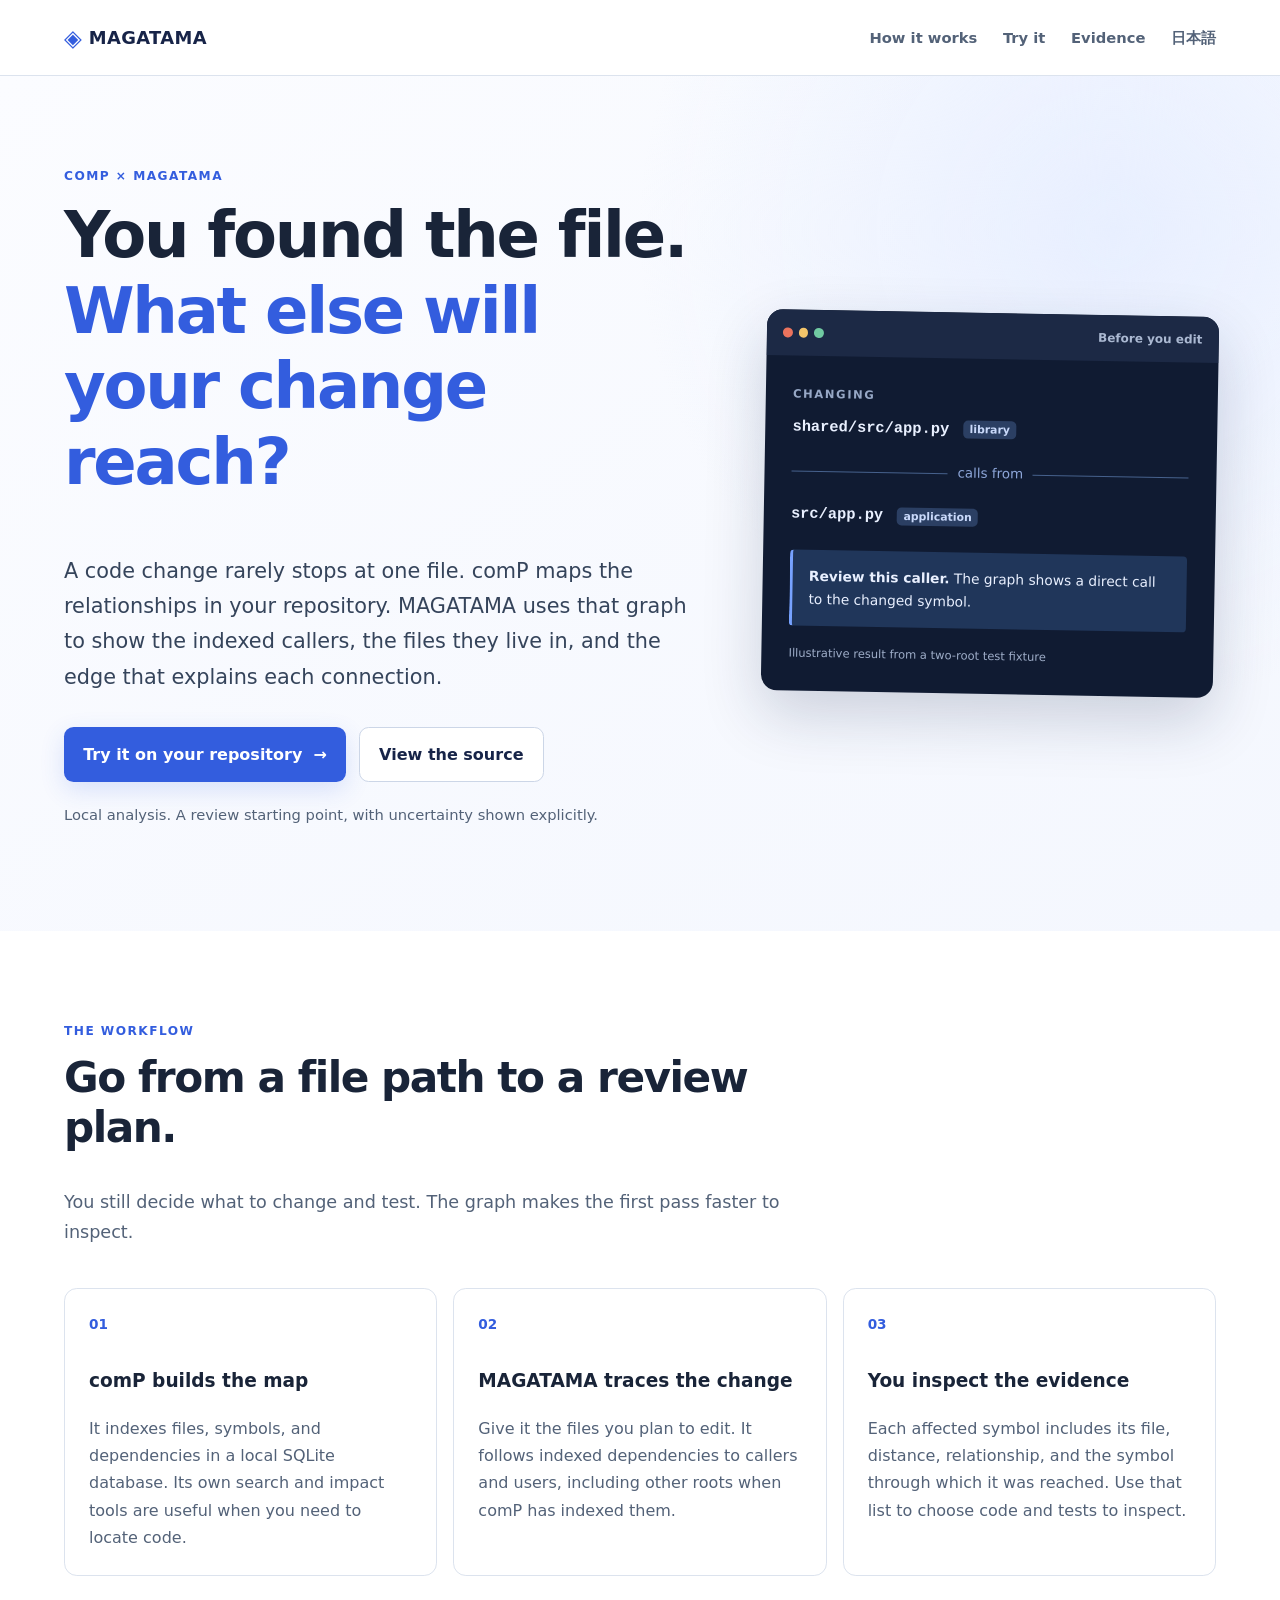
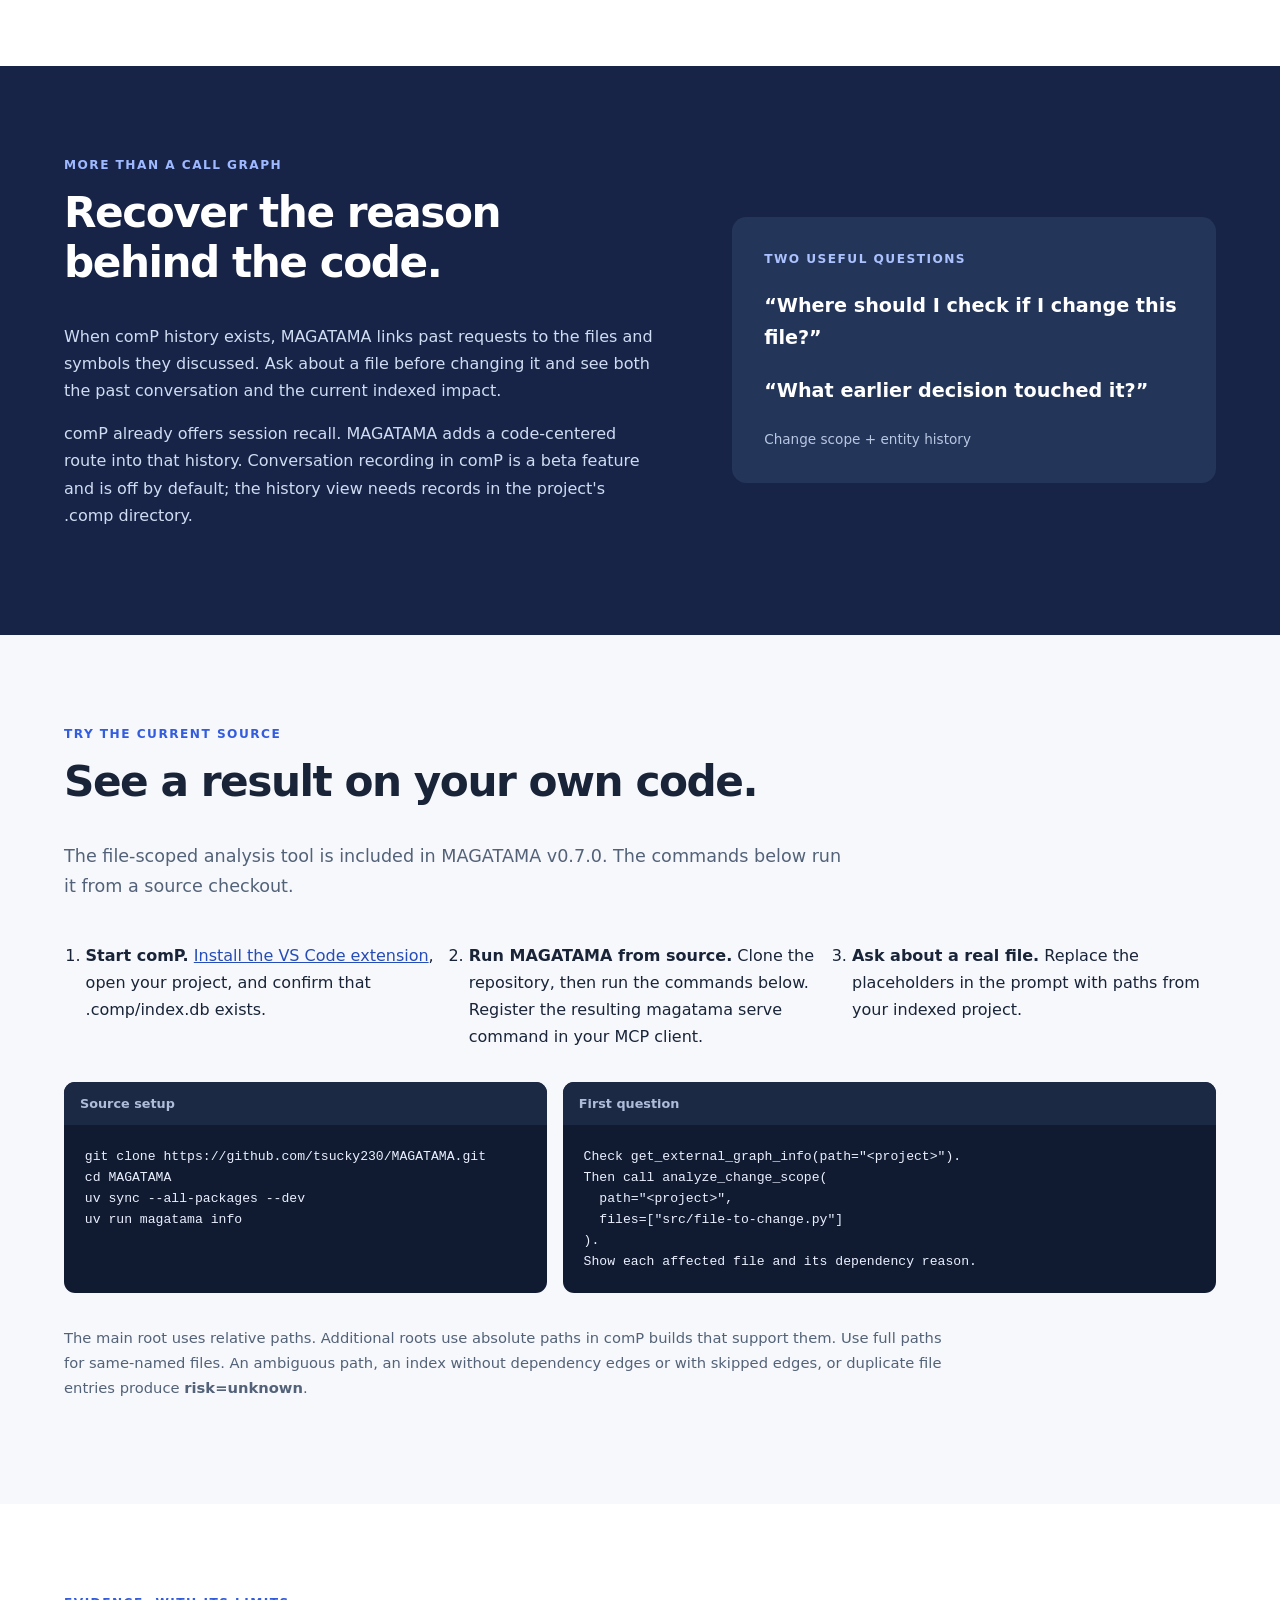
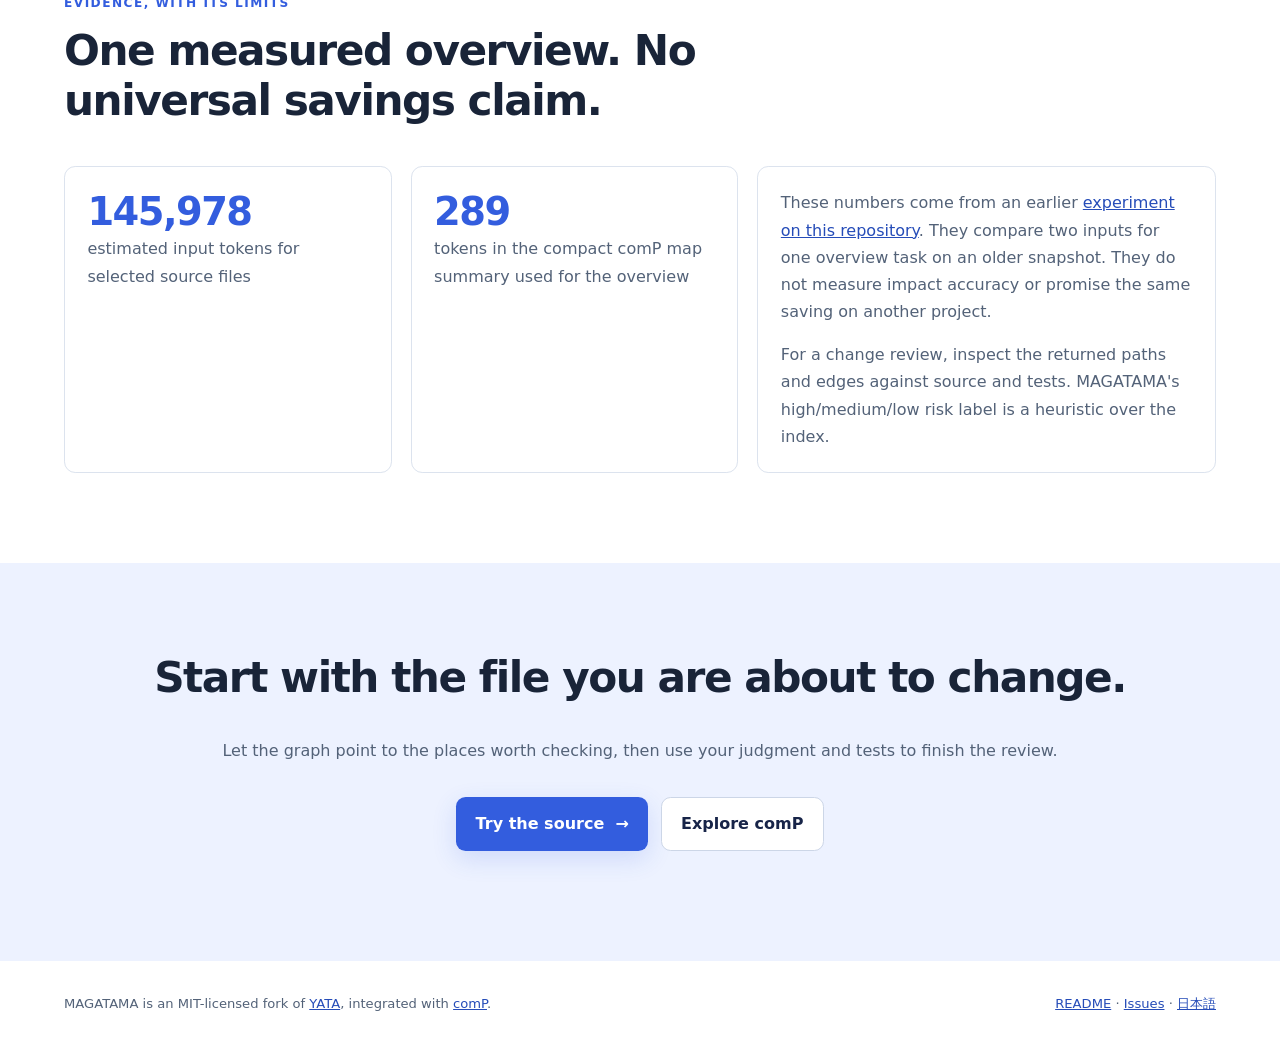
<file: docs/index.html>
<!doctype html>
<html lang="en">
<head>
  <meta charset="utf-8">
  <meta name="viewport" content="width=device-width, initial-scale=1">
  <meta name="description" content="Use comP's code graph with MAGATAMA to see where a file change may reach, why it matters, and what to inspect next.">
  <title>MAGATAMA — Know where a code change reaches</title>
  <link rel="stylesheet" href="site.css">
</head>
<body>
  <a class="skip" href="#main">Skip to content</a>
  <header class="site-header">
    <a class="brand" href="index.html" aria-label="MAGATAMA home"><span class="brand-mark">◈</span> MAGATAMA</a>
    <nav aria-label="Main navigation">
      <a href="#how">How it works</a>
      <a href="#try">Try it</a>
      <a href="#evidence">Evidence</a>
      <a href="index_ja.html" lang="ja">日本語</a>
    </nav>
  </header>

  <main id="main">
    <section class="hero">
      <div class="hero-copy">
        <p class="eyebrow">comP × MAGATAMA</p>
        <h1>You found the file.<br><span>What else will your change reach?</span></h1>
        <p class="lead">A code change rarely stops at one file. comP maps the relationships in your repository. MAGATAMA uses that graph to show the indexed callers, the files they live in, and the edge that explains each connection.</p>
        <div class="actions">
          <a class="button primary" href="#try">Try it on your repository <span aria-hidden="true">→</span></a>
          <a class="button secondary" href="https://github.com/tsucky230/MAGATAMA">View the source</a>
        </div>
        <p class="quiet">Local analysis. A review starting point, with uncertainty shown explicitly.</p>
      </div>
      <div class="hero-visual" aria-label="Example change scope result">
        <div class="terminal-bar"><span></span><span></span><span></span><strong>Before you edit</strong></div>
        <div class="terminal-content">
          <p class="terminal-label">Changing</p>
          <p class="path">shared/src/app.py <span class="tag">library</span></p>
          <div class="connector"><span></span> calls from <span></span></div>
          <p class="path">src/app.py <span class="tag">application</span></p>
          <div class="result-note"><strong>Review this caller.</strong> The graph shows a direct call to the changed symbol.</div>
        </div>
        <p class="visual-caption">Illustrative result from a two-root test fixture</p>
      </div>
    </section>

    <section class="section" id="how">
      <div class="section-heading">
        <p class="eyebrow">The workflow</p>
        <h2>Go from a file path to a review plan.</h2>
        <p>You still decide what to change and test. The graph makes the first pass faster to inspect.</p>
      </div>
      <div class="steps">
        <article class="step"><span class="step-number">01</span><h3>comP builds the map</h3><p>It indexes files, symbols, and dependencies in a local SQLite database. Its own search and impact tools are useful when you need to locate code.</p></article>
        <article class="step"><span class="step-number">02</span><h3>MAGATAMA traces the change</h3><p>Give it the files you plan to edit. It follows indexed dependencies to callers and users, including other roots when comP has indexed them.</p></article>
        <article class="step"><span class="step-number">03</span><h3>You inspect the evidence</h3><p>Each affected symbol includes its file, distance, relationship, and the symbol through which it was reached. Use that list to choose code and tests to inspect.</p></article>
      </div>
    </section>

    <section class="section story">
      <div>
        <p class="eyebrow">More than a call graph</p>
        <h2>Recover the reason behind the code.</h2>
        <p>When comP history exists, MAGATAMA links past requests to the files and symbols they discussed. Ask about a file before changing it and see both the past conversation and the current indexed impact.</p>
        <p>comP already offers session recall. MAGATAMA adds a code-centered route into that history. Conversation recording in comP is a beta feature and is off by default; the history view needs records in the project's .comp directory.</p>
      </div>
      <div class="story-card">
        <p class="small-label">Two useful questions</p>
        <blockquote>“Where should I check if I change this file?”</blockquote>
        <blockquote>“What earlier decision touched it?”</blockquote>
        <p class="story-foot">Change scope + entity history</p>
      </div>
    </section>

    <section class="section try" id="try">
      <div class="section-heading">
        <p class="eyebrow">Try the current source</p>
        <h2>See a result on your own code.</h2>
        <p>The file-scoped analysis tool is included in MAGATAMA v0.7.0. The commands below run it from a source checkout.</p>
      </div>
      <ol class="try-list">
        <li><strong>Start comP.</strong> <a href="https://github.com/tsucky230/comP#installation--setup-3-steps">Install the VS Code extension</a>, open your project, and confirm that .comp/index.db exists.</li>
        <li><strong>Run MAGATAMA from source.</strong> Clone the repository, then run the commands below. Register the resulting magatama serve command in your MCP client.</li>
        <li><strong>Ask about a real file.</strong> Replace the placeholders in the prompt with paths from your indexed project.</li>
      </ol>
      <div class="code-grid">
        <div class="code-panel"><p>Source setup</p><pre><code>git clone https://github.com/tsucky230/MAGATAMA.git
cd MAGATAMA
uv sync --all-packages --dev
uv run magatama info</code></pre></div>
        <div class="code-panel"><p>First question</p><pre><code>Check get_external_graph_info(path="&lt;project&gt;").
Then call analyze_change_scope(
  path="&lt;project&gt;",
  files=["src/file-to-change.py"]
).
Show each affected file and its dependency reason.</code></pre></div>
      </div>
      <p class="note">The main root uses relative paths. Additional roots use absolute paths in comP builds that support them. Use full paths for same-named files. An ambiguous path, an index without dependency edges or with skipped edges, or duplicate file entries produce <strong>risk=unknown</strong>.</p>
    </section>

    <section class="section evidence" id="evidence">
      <div class="section-heading">
        <p class="eyebrow">Evidence, with its limits</p>
        <h2>One measured overview. No universal savings claim.</h2>
      </div>
      <div class="evidence-grid">
        <div class="metric"><strong>145,978</strong><span>estimated input tokens for selected source files</span></div>
        <div class="metric"><strong>289</strong><span>tokens in the compact comP map summary used for the overview</span></div>
        <div class="evidence-copy"><p>These numbers come from an earlier <a href="https://github.com/tsucky230/MAGATAMA/blob/main/OVERVIEW.md">experiment on this repository</a>. They compare two inputs for one overview task on an older snapshot. They do not measure impact accuracy or promise the same saving on another project.</p><p>For a change review, inspect the returned paths and edges against source and tests. MAGATAMA's high/medium/low risk label is a heuristic over the index.</p></div>
      </div>
    </section>

    <section class="section final-cta">
      <h2>Start with the file you are about to change.</h2>
      <p>Let the graph point to the places worth checking, then use your judgment and tests to finish the review.</p>
      <div class="actions"><a class="button primary" href="#try">Try the source <span aria-hidden="true">→</span></a><a class="button secondary" href="https://github.com/tsucky230/comP">Explore comP</a></div>
    </section>
  </main>

  <footer>
    <p>MAGATAMA is an MIT-licensed fork of <a href="https://github.com/nahisaho/YATA">YATA</a>, integrated with <a href="https://github.com/tsucky230/comP">comP</a>.</p>
    <p><a href="https://github.com/tsucky230/MAGATAMA/blob/main/README.md">README</a> · <a href="https://github.com/tsucky230/MAGATAMA/issues">Issues</a> · <a href="index_ja.html" lang="ja">日本語</a></p>
  </footer>
</body>
</html>
</file>
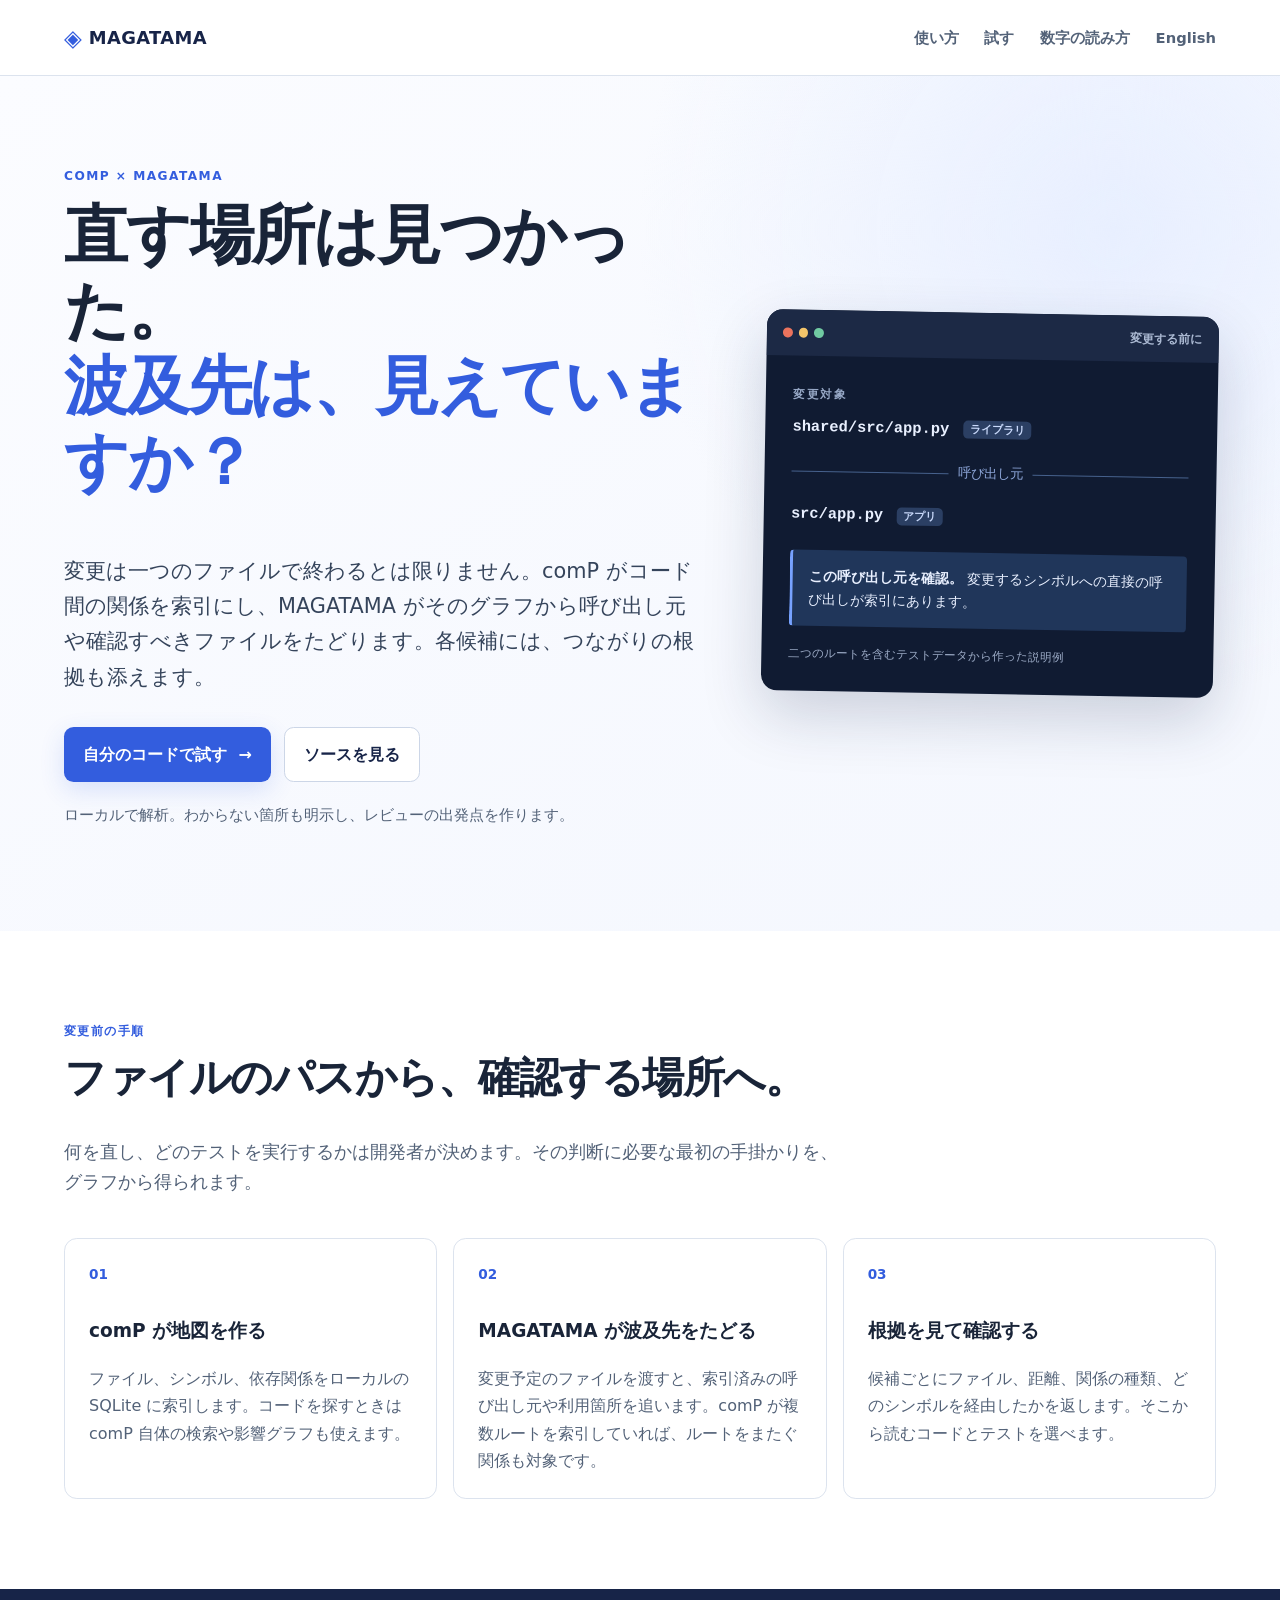
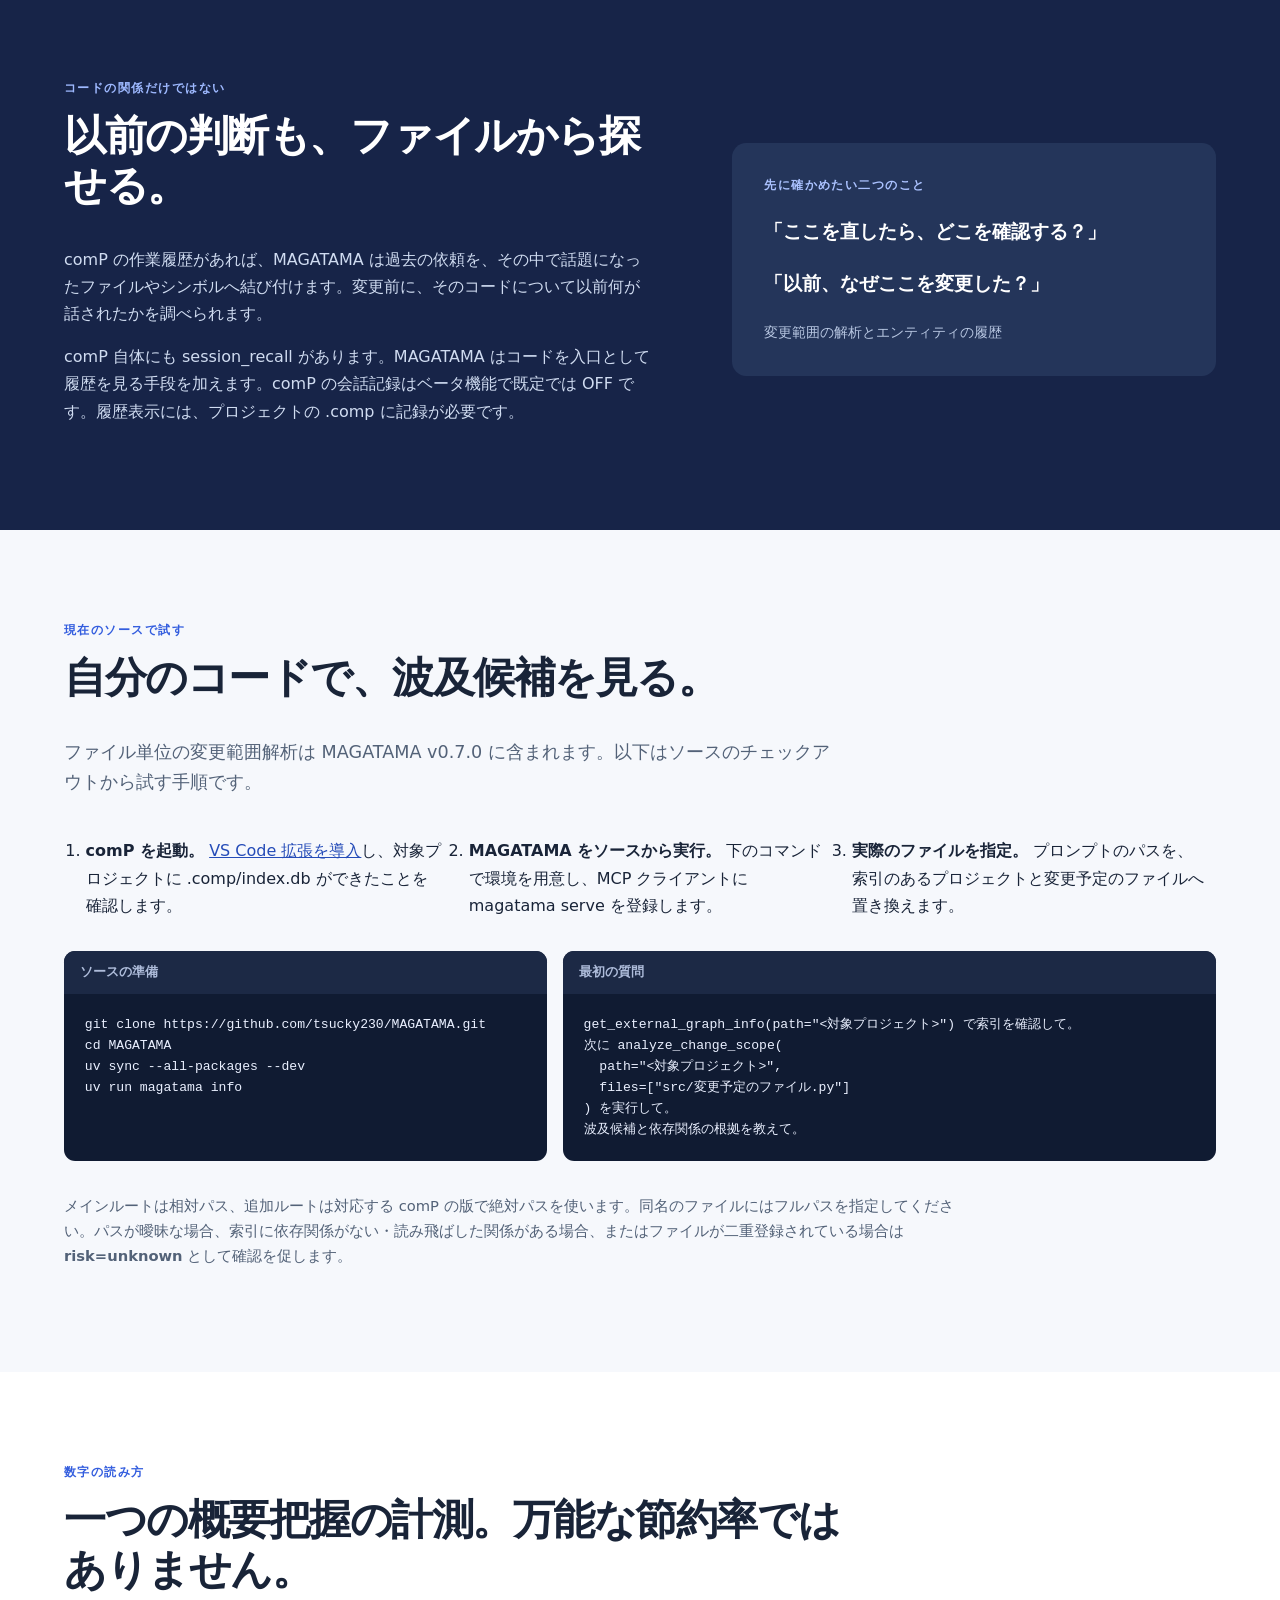
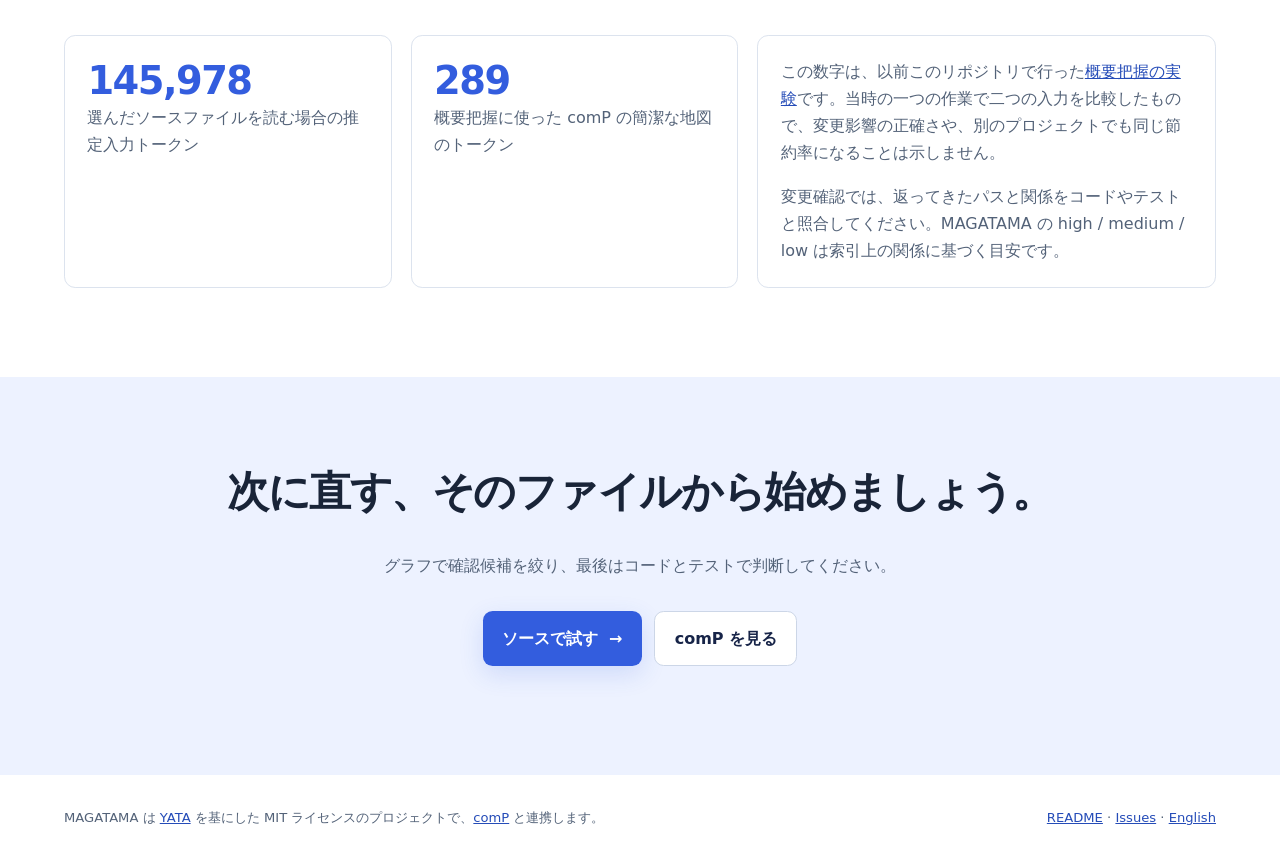
<file: docs/index_ja.html>
<!doctype html>
<html lang="ja">
<head>
  <meta charset="utf-8">
  <meta name="viewport" content="width=device-width, initial-scale=1">
  <meta name="description" content="comP のコードグラフを MAGATAMA で変更前の確認に使う。波及候補とその根拠を、ファイルからたどれます。">
  <title>MAGATAMA — その変更、どこまで届く？</title>
  <link rel="stylesheet" href="site.css">
</head>
<body>
  <a class="skip" href="#main">本文へ移動</a>
  <header class="site-header">
    <a class="brand" href="index_ja.html" aria-label="MAGATAMA ホーム"><span class="brand-mark">◈</span> MAGATAMA</a>
    <nav aria-label="ページ内ナビゲーション">
      <a href="#how">使い方</a>
      <a href="#try">試す</a>
      <a href="#evidence">数字の読み方</a>
      <a href="index.html" lang="en">English</a>
    </nav>
  </header>

  <main id="main">
    <section class="hero">
      <div class="hero-copy">
        <p class="eyebrow">comP × MAGATAMA</p>
        <h1>直す場所は見つかった。<br><span>波及先は、見えていますか？</span></h1>
        <p class="lead">変更は一つのファイルで終わるとは限りません。comP がコード間の関係を索引にし、MAGATAMA がそのグラフから呼び出し元や確認すべきファイルをたどります。各候補には、つながりの根拠も添えます。</p>
        <div class="actions">
          <a class="button primary" href="#try">自分のコードで試す <span aria-hidden="true">→</span></a>
          <a class="button secondary" href="https://github.com/tsucky230/MAGATAMA">ソースを見る</a>
        </div>
        <p class="quiet">ローカルで解析。わからない箇所も明示し、レビューの出発点を作ります。</p>
      </div>
      <div class="hero-visual" aria-label="変更範囲の結果例">
        <div class="terminal-bar"><span></span><span></span><span></span><strong>変更する前に</strong></div>
        <div class="terminal-content">
          <p class="terminal-label">変更対象</p>
          <p class="path">shared/src/app.py <span class="tag">ライブラリ</span></p>
          <div class="connector"><span></span> 呼び出し元 <span></span></div>
          <p class="path">src/app.py <span class="tag">アプリ</span></p>
          <div class="result-note"><strong>この呼び出し元を確認。</strong> 変更するシンボルへの直接の呼び出しが索引にあります。</div>
        </div>
        <p class="visual-caption">二つのルートを含むテストデータから作った説明例</p>
      </div>
    </section>

    <section class="section" id="how">
      <div class="section-heading">
        <p class="eyebrow">変更前の手順</p>
        <h2>ファイルのパスから、確認する場所へ。</h2>
        <p>何を直し、どのテストを実行するかは開発者が決めます。その判断に必要な最初の手掛かりを、グラフから得られます。</p>
      </div>
      <div class="steps">
        <article class="step"><span class="step-number">01</span><h3>comP が地図を作る</h3><p>ファイル、シンボル、依存関係をローカルの SQLite に索引します。コードを探すときは comP 自体の検索や影響グラフも使えます。</p></article>
        <article class="step"><span class="step-number">02</span><h3>MAGATAMA が波及先をたどる</h3><p>変更予定のファイルを渡すと、索引済みの呼び出し元や利用箇所を追います。comP が複数ルートを索引していれば、ルートをまたぐ関係も対象です。</p></article>
        <article class="step"><span class="step-number">03</span><h3>根拠を見て確認する</h3><p>候補ごとにファイル、距離、関係の種類、どのシンボルを経由したかを返します。そこから読むコードとテストを選べます。</p></article>
      </div>
    </section>

    <section class="section story">
      <div>
        <p class="eyebrow">コードの関係だけではない</p>
        <h2>以前の判断も、ファイルから探せる。</h2>
        <p>comP の作業履歴があれば、MAGATAMA は過去の依頼を、その中で話題になったファイルやシンボルへ結び付けます。変更前に、そのコードについて以前何が話されたかを調べられます。</p>
        <p>comP 自体にも session_recall があります。MAGATAMA はコードを入口として履歴を見る手段を加えます。comP の会話記録はベータ機能で既定では OFF です。履歴表示には、プロジェクトの .comp に記録が必要です。</p>
      </div>
      <div class="story-card">
        <p class="small-label">先に確かめたい二つのこと</p>
        <blockquote>「ここを直したら、どこを確認する？」</blockquote>
        <blockquote>「以前、なぜここを変更した？」</blockquote>
        <p class="story-foot">変更範囲の解析とエンティティの履歴</p>
      </div>
    </section>

    <section class="section try" id="try">
      <div class="section-heading">
        <p class="eyebrow">現在のソースで試す</p>
        <h2>自分のコードで、波及候補を見る。</h2>
        <p>ファイル単位の変更範囲解析は MAGATAMA v0.7.0 に含まれます。以下はソースのチェックアウトから試す手順です。</p>
      </div>
      <ol class="try-list">
        <li><strong>comP を起動。</strong> <a href="https://github.com/tsucky230/comP#installation--setup-3-steps">VS Code 拡張を導入</a>し、対象プロジェクトに .comp/index.db ができたことを確認します。</li>
        <li><strong>MAGATAMA をソースから実行。</strong> 下のコマンドで環境を用意し、MCP クライアントに magatama serve を登録します。</li>
        <li><strong>実際のファイルを指定。</strong> プロンプトのパスを、索引のあるプロジェクトと変更予定のファイルへ置き換えます。</li>
      </ol>
      <div class="code-grid">
        <div class="code-panel"><p>ソースの準備</p><pre><code>git clone https://github.com/tsucky230/MAGATAMA.git
cd MAGATAMA
uv sync --all-packages --dev
uv run magatama info</code></pre></div>
        <div class="code-panel"><p>最初の質問</p><pre><code>get_external_graph_info(path="&lt;対象プロジェクト&gt;") で索引を確認して。
次に analyze_change_scope(
  path="&lt;対象プロジェクト&gt;",
  files=["src/変更予定のファイル.py"]
) を実行して。
波及候補と依存関係の根拠を教えて。</code></pre></div>
      </div>
      <p class="note">メインルートは相対パス、追加ルートは対応する comP の版で絶対パスを使います。同名のファイルにはフルパスを指定してください。パスが曖昧な場合、索引に依存関係がない・読み飛ばした関係がある場合、またはファイルが二重登録されている場合は <strong>risk=unknown</strong> として確認を促します。</p>
    </section>

    <section class="section evidence" id="evidence">
      <div class="section-heading">
        <p class="eyebrow">数字の読み方</p>
        <h2>一つの概要把握の計測。万能な節約率ではありません。</h2>
      </div>
      <div class="evidence-grid">
        <div class="metric"><strong>145,978</strong><span>選んだソースファイルを読む場合の推定入力トークン</span></div>
        <div class="metric"><strong>289</strong><span>概要把握に使った comP の簡潔な地図のトークン</span></div>
        <div class="evidence-copy"><p>この数字は、以前このリポジトリで行った<a href="https://github.com/tsucky230/MAGATAMA/blob/main/OVERVIEW_jp.md">概要把握の実験</a>です。当時の一つの作業で二つの入力を比較したもので、変更影響の正確さや、別のプロジェクトでも同じ節約率になることは示しません。</p><p>変更確認では、返ってきたパスと関係をコードやテストと照合してください。MAGATAMA の high / medium / low は索引上の関係に基づく目安です。</p></div>
      </div>
    </section>

    <section class="section final-cta">
      <h2>次に直す、そのファイルから始めましょう。</h2>
      <p>グラフで確認候補を絞り、最後はコードとテストで判断してください。</p>
      <div class="actions"><a class="button primary" href="#try">ソースで試す <span aria-hidden="true">→</span></a><a class="button secondary" href="https://github.com/tsucky230/comP">comP を見る</a></div>
    </section>
  </main>

  <footer>
    <p>MAGATAMA は <a href="https://github.com/nahisaho/YATA">YATA</a> を基にした MIT ライセンスのプロジェクトで、<a href="https://github.com/tsucky230/comP">comP</a> と連携します。</p>
    <p><a href="https://github.com/tsucky230/MAGATAMA/blob/main/README_jp.md">README</a> · <a href="https://github.com/tsucky230/MAGATAMA/issues">Issues</a> · <a href="index.html" lang="en">English</a></p>
  </footer>
</body>
</html>
</file>
<file: docs/site.css>
:root {
  color-scheme: light;
  --ink: #192438;
  --muted: #536278;
  --line: #dce3ee;
  --paper: #f6f8fc;
  --blue: #335dde;
  --navy: #172448;
  --accent: #eb735d;
  font-family: "Inter", "Noto Sans JP", "Yu Gothic", system-ui, sans-serif;
}

* { box-sizing: border-box; }
html { scroll-behavior: smooth; }
body { margin: 0; background: #fff; color: var(--ink); line-height: 1.7; }
a { color: #254cb8; }
a:focus-visible, button:focus-visible { outline: 3px solid var(--accent); outline-offset: 3px; }
.skip { position: absolute; left: -9999px; top: 0; z-index: 10; padding: .7rem 1rem; background: #fff; }
.skip:focus { left: 1rem; }
.site-header, main > section, footer { padding-left: max(5vw, calc((100vw - 1180px) / 2)); padding-right: max(5vw, calc((100vw - 1180px) / 2)); }
.site-header { min-height: 76px; display: flex; justify-content: space-between; align-items: center; gap: 1rem; border-bottom: 1px solid var(--line); }
.brand { color: var(--navy); font-weight: 800; letter-spacing: .02em; text-decoration: none; font-size: 1.12rem; white-space: nowrap; }
.brand-mark { color: var(--blue); font-size: 1.45rem; vertical-align: -.08em; }
nav { display: flex; flex-wrap: wrap; gap: clamp(.8rem, 2vw, 2rem); }
nav a { color: var(--muted); font-size: .92rem; font-weight: 650; text-decoration: none; }
nav a:hover { color: var(--blue); }
h1, h2, h3, p { margin-top: 0; }
h1, h2 { letter-spacing: -.035em; line-height: 1.18; }
h1 { font-size: clamp(2.6rem, 5vw, 4.8rem); max-width: 800px; }
h1 span { color: var(--blue); }
h2 { font-size: clamp(2rem, 3.3vw, 3.3rem); }
h3 { font-size: 1.16rem; }
.eyebrow, .small-label { color: var(--blue); font-weight: 800; text-transform: uppercase; letter-spacing: .12em; font-size: .76rem; }
.hero { display: grid; grid-template-columns: 1.17fr .83fr; gap: clamp(2rem, 5vw, 5rem); align-items: center; padding-top: clamp(4rem, 7vw, 7rem); padding-bottom: clamp(4rem, 7vw, 7rem); background: radial-gradient(circle at 87% 18%, #e8efff, transparent 36%), linear-gradient(145deg, #fbfcff, #f4f7fe); }
.lead { color: #35445b; font-size: clamp(1.08rem, 1.65vw, 1.3rem); max-width: 640px; }
.actions { display: flex; gap: .8rem; flex-wrap: wrap; margin: 2rem 0 1.25rem; }
.button { display: inline-flex; align-items: center; gap: .7rem; padding: .8rem 1.2rem; border-radius: .6rem; font-weight: 750; text-decoration: none; }
.button.primary { background: var(--blue); color: white; box-shadow: 0 8px 24px #335dde29; }
.button.primary:hover { background: #2548b8; }
.button.secondary { background: white; color: var(--navy); border: 1px solid #ccd6e7; }
.quiet, .visual-caption, .note { color: var(--muted); font-size: .92rem; }
.hero-visual { background: #101b32; color: #e9f0ff; border-radius: 1rem; box-shadow: 0 24px 60px #17244830; overflow: hidden; transform: rotate(1deg); }
.terminal-bar { display: flex; align-items: center; gap: .38rem; padding: .8rem 1rem; background: #1c2945; }
.terminal-bar span { width: .6rem; height: .6rem; border-radius: 50%; background: #eb735d; }
.terminal-bar span:nth-child(2) { background: #f3c56a; }
.terminal-bar span:nth-child(3) { background: #70caa2; }
.terminal-bar strong { margin-left: auto; color: #abb9d2; font-size: .75rem; font-weight: 650; }
.terminal-content { padding: 1.8rem 1.7rem 1.1rem; }
.terminal-label { color: #97a8c6; text-transform: uppercase; font-weight: 800; font-size: .72rem; letter-spacing: .14em; }
.path { overflow-wrap: anywhere; font: 650 clamp(.85rem, 1.2vw, 1rem)/1.5 ui-monospace, SFMono-Regular, Consolas, monospace; }
.tag { margin-left: .3rem; padding: .15rem .4rem; border-radius: .3rem; background: #2b3f63; color: #c9d9fa; font: 650 .68rem/1.4 system-ui, sans-serif; white-space: nowrap; }
.connector { display: flex; gap: .6rem; align-items: center; margin: 1.3rem 0; color: #8da6d9; font-size: .84rem; }
.connector span { height: 1px; flex: 1; background: #46618c; }
.result-note { margin-top: 1.5rem; padding: .9rem 1rem; background: #20365a; border-left: 3px solid #77a2ff; border-radius: .25rem; font-size: .86rem; }
.visual-caption { padding: 0 1.7rem 1rem; color: #9eadc8; font-size: .72rem; }
.section { padding-top: clamp(4rem, 7vw, 7rem); padding-bottom: clamp(4rem, 7vw, 7rem); }
.section-heading { max-width: 780px; margin-bottom: 2.5rem; }
.section-heading > p:last-child { color: var(--muted); font-size: 1.1rem; }
.steps { display: grid; grid-template-columns: repeat(3, 1fr); gap: 1rem; }
.step { border: 1px solid var(--line); border-radius: .8rem; padding: 1.5rem; background: white; }
.step p { color: var(--muted); margin-bottom: 0; }
.step-number { display: block; color: var(--blue); font-weight: 850; font-size: .85rem; margin-bottom: 1.8rem; }
.story { display: grid; grid-template-columns: 1.1fr .9fr; gap: clamp(2rem, 6vw, 6rem); align-items: center; background: var(--navy); color: white; }
.story > div:first-child p:not(.eyebrow) { color: #d0dcf1; }
.story .eyebrow { color: #9eb9ff; }
.story-card { background: #24355a; padding: 2rem; border-radius: .9rem; }
.story-card .small-label { color: #abc2ff; }
blockquote { margin: 1.25rem 0; font-size: clamp(1.05rem, 1.5vw, 1.35rem); font-weight: 650; }
.story-foot { color: #b8c7e2; font-size: .85rem; margin-bottom: 0; }
.try { background: var(--paper); }
.try-list { display: grid; grid-template-columns: repeat(3, 1fr); gap: 1.2rem; padding-left: 1.35rem; }
.try-list li { padding-right: .5rem; }
.code-grid { display: grid; grid-template-columns: .85fr 1.15fr; gap: 1rem; margin: 2rem 0; }
.code-panel { min-width: 0; background: #101b32; color: #eaf0ff; border-radius: .7rem; overflow: hidden; }
.code-panel > p { padding: .65rem 1rem; margin: 0; background: #1c2945; font-size: .8rem; color: #aebcda; font-weight: 750; }
pre { overflow-x: auto; margin: 0; padding: 1.3rem; font-size: .82rem; line-height: 1.6; }
.note { max-width: 900px; }
.evidence-grid { display: grid; grid-template-columns: 1fr 1fr 1.4fr; gap: 1.2rem; align-items: stretch; }
.metric, .evidence-copy { border: 1px solid var(--line); border-radius: .7rem; padding: 1.4rem; }
.metric strong { display: block; color: var(--blue); font-size: clamp(2rem, 3vw, 3.2rem); line-height: 1.2; letter-spacing: -.04em; }
.metric span, .evidence-copy { color: var(--muted); }
.evidence-copy p:last-child { margin-bottom: 0; }
.final-cta { text-align: center; background: #edf2ff; }
.final-cta p { color: var(--muted); }
.final-cta .actions { justify-content: center; }
footer { display: flex; justify-content: space-between; gap: 2rem; padding-top: 2rem; padding-bottom: 2rem; color: var(--muted); font-size: .82rem; }
footer p { margin: 0; }

@media (max-width: 800px) {
  .hero, .story { grid-template-columns: 1fr; }
  .steps, .try-list { grid-template-columns: 1fr; }
  .code-grid, .evidence-grid { grid-template-columns: 1fr; }
  .hero-visual { transform: none; }
  footer { flex-direction: column; gap: .6rem; }
}
@media (max-width: 560px) {
  .site-header { align-items: flex-start; flex-direction: column; padding-top: .8rem; padding-bottom: .8rem; }
  nav { gap: .65rem 1.2rem; }
  .terminal-content { padding: 1.2rem; }
}
@media (prefers-reduced-motion: reduce) { html { scroll-behavior: auto; } }
</file>
